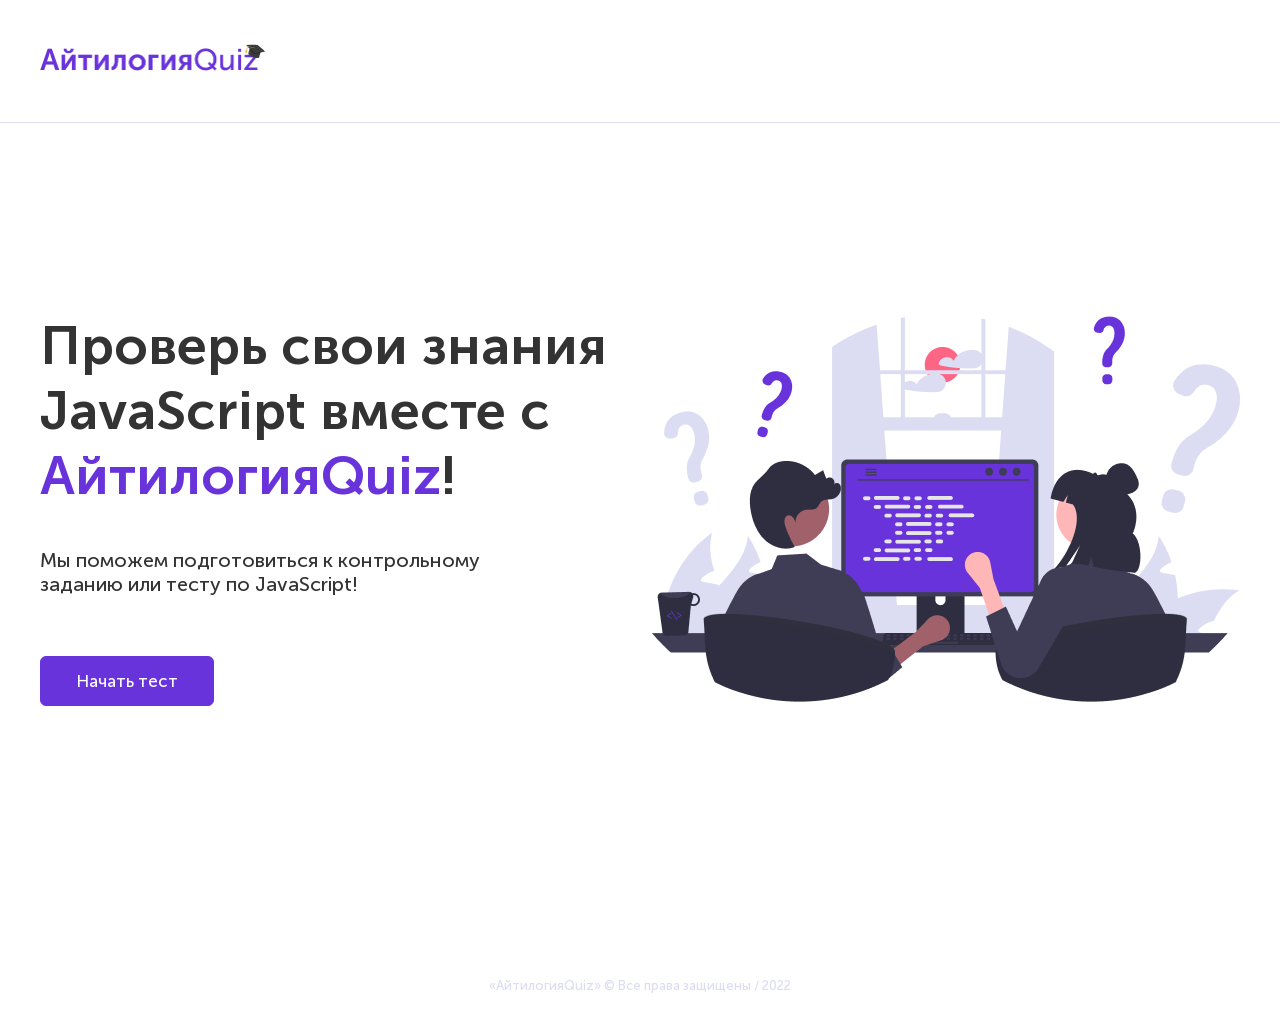
<file: index.html>
<!DOCTYPE html>
<html lang="en">
<head>
    <meta charset="UTF-8">
    <title>Quiz</title>
    <link rel="stylesheet" href="styles/common.css">
    <link rel="stylesheet" href="styles/index.css">
</head>
<body>
<header class="header">
    <div class="container">
        <div class="logo">
            <img src="images/Logo.png" alt="logo">
        </div>
    </div>
</header>

<section class="main">
    <div class="container main_container">
        <div class="main_content">
            <h1 class="big_title main_title">Проверь свои знания JavaScript вместе с <span>АйтилогияQuiz</span>!</h1>
            <p class="main_description">
                Мы поможем подготовиться к контрольному заданию или тесту по JavaScript!
            </p>
            <a href="form.html" class="button button_colorful main_button">Начать тест</a>
        </div>
        <div class="main_image">
            <img src="images/Main_image.png" alt="main_image">
        </div>
    </div>
</section>
<footer class="footer">
    «АйтилогияQuiz» © Все права защищены / 2022
</footer>
</body>
</html>
</file>
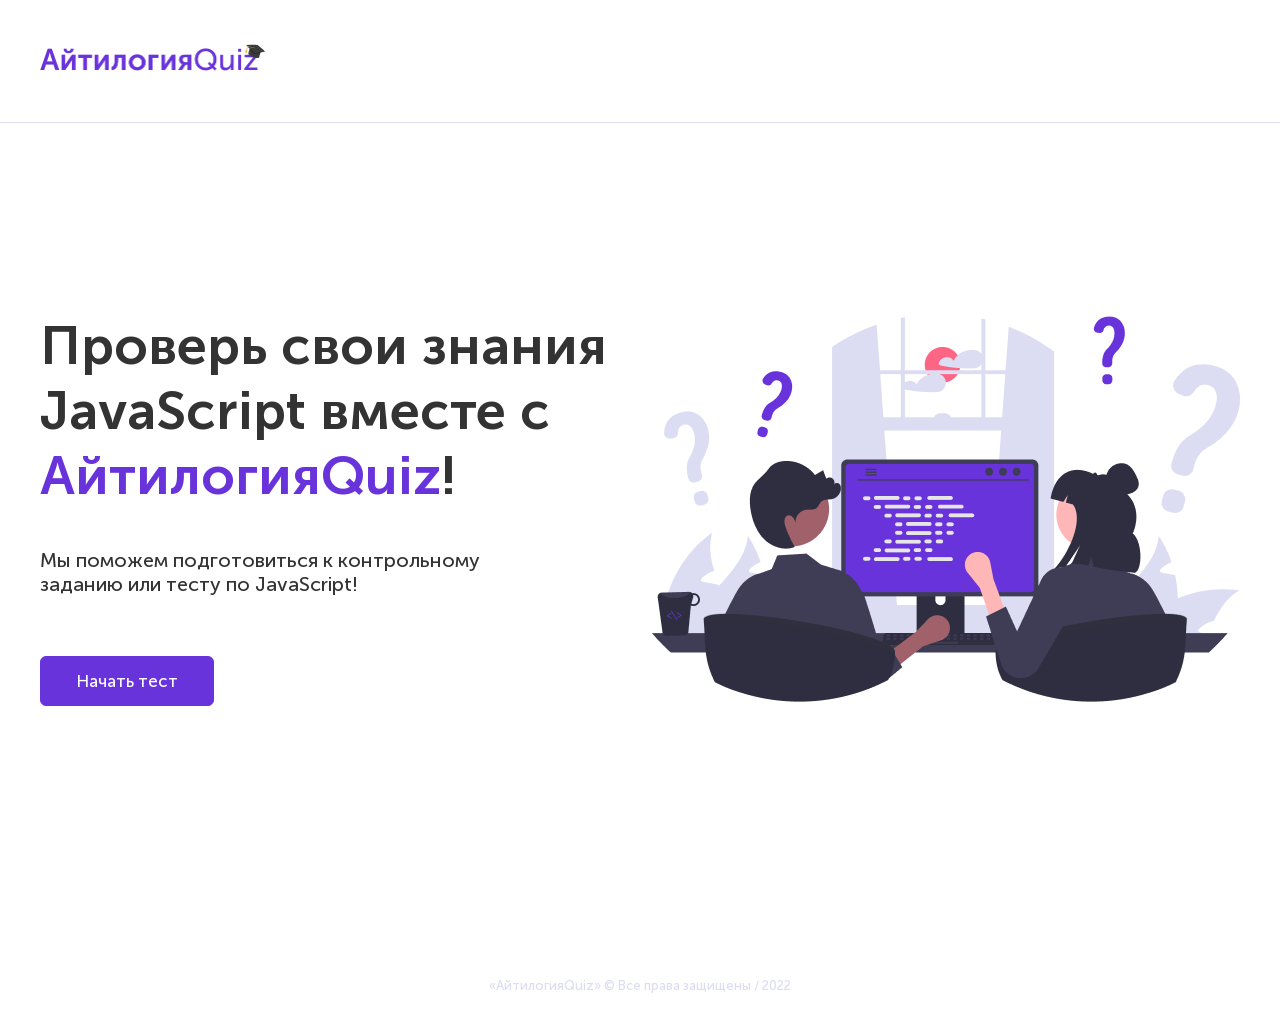
<file: choice.html>
<!DOCTYPE html>
<html lang="en">
<head>
    <meta charset="UTF-8">
    <title>Choice</title>
    <link rel="stylesheet" href="styles/common.css">
    <link rel="stylesheet" href="styles/choice.css">
</head>
<body>
<header class="header">
    <div class="container">
        <div class="logo">
            <img src="images/Logo.png" alt="logo">
        </div>
    </div>
</header>

<section class="choice">
    <div class="container choice_container">
        <div class="choice_content">
            <h2 class="title choice_title">Выберите <span>тему теста</span></h2>
            <p class="choice_description">
                Чтобы начать тест, выберите одну из предложенных ниже тем.
            </p>
            <div class="choice_options" id="choice_options">

            </div>
        </div>
        <div class="choice_image">
            <img src="images/choice_image.png" alt="Choice image">
        </div>
    </div>
</section>
<footer class="footer">
    «АйтилогияQuiz» © Все права защищены / 2022
</footer>
<script src="scripts/common.js"></script>
<script src="scripts/choice.js"></script>
</body>
</html>
</file>
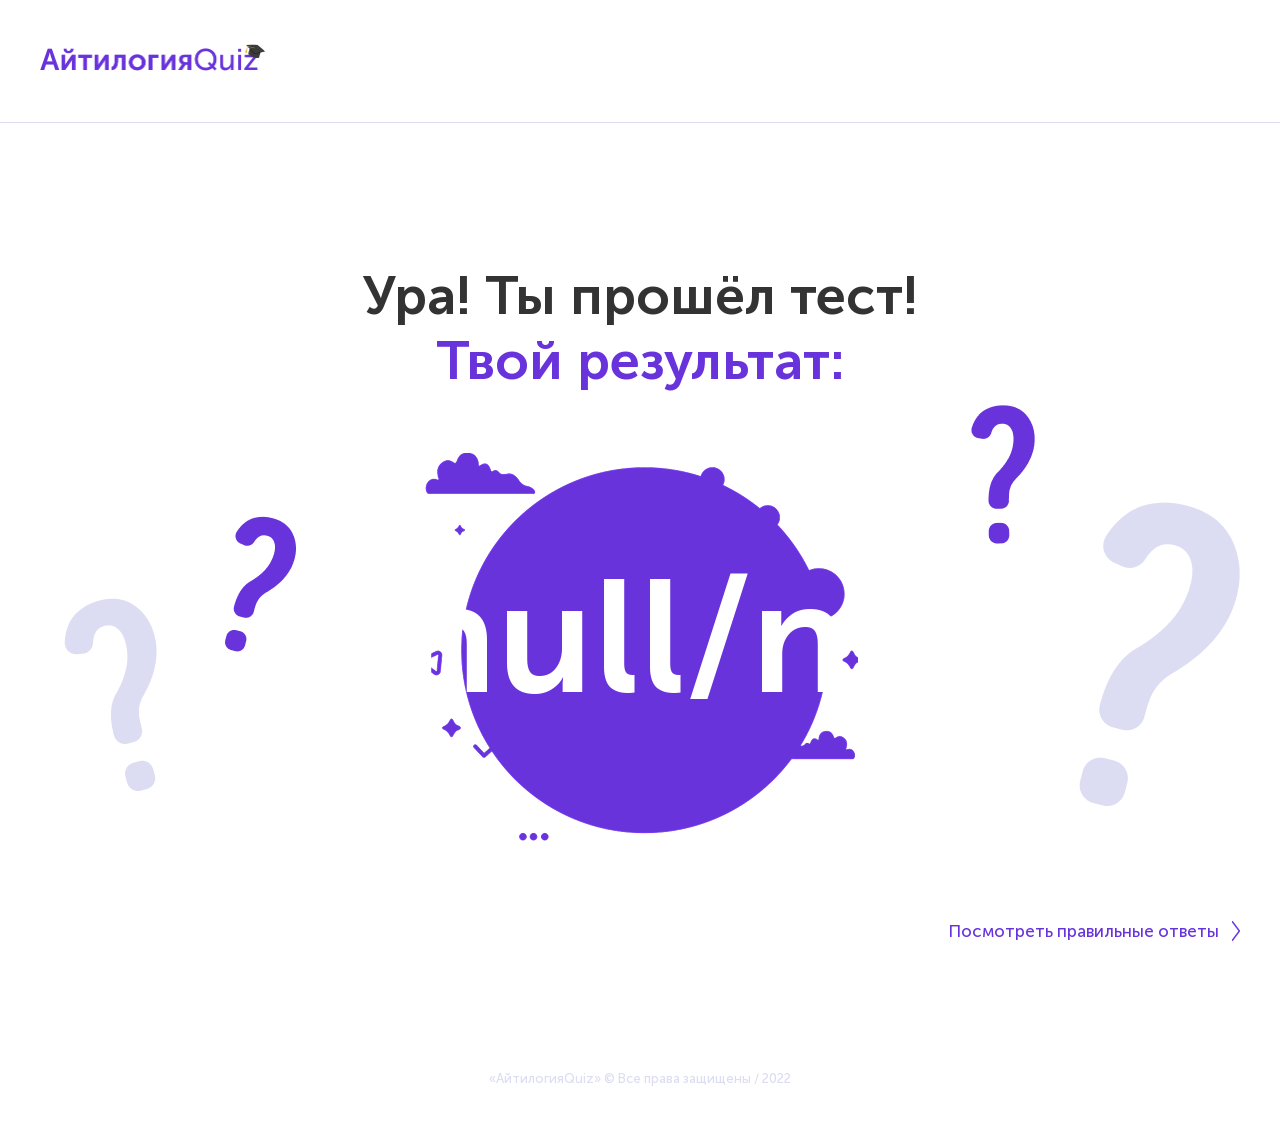
<file: finish.html>
<!DOCTYPE html>
<html lang="en">
<head>
    <meta charset="UTF-8">
    <title>Finish</title>
    <link rel="stylesheet" href="styles/common.css">
    <link rel="stylesheet" href="styles/finish.css">
</head>
<body>
<header class="header">
    <div class="container">
        <div class="logo">
            <img src="images/Logo.png" alt="logo">
        </div>
    </div>
</header>

<section class="finish">
    <div class="container finish_container">
        <h1 class="big_title finish_title">Ура! Ты прошёл тест! <span>Твой результат:</span></h1>
        <div class="finish_result" id="result">
        </div>
        <a class="link_skip" id="finish_link">
            <p class="link_skip_text">Посмотреть правильные ответы</p>
            <img src="images/next.png" alt="Next_arrow">
        </a>
    </div>
</section>
<footer class="footer">
    «АйтилогияQuiz» © Все права защищены / 2022
</footer>
<script src="scripts/finish.js"></script>
</body>
</html>
</file>
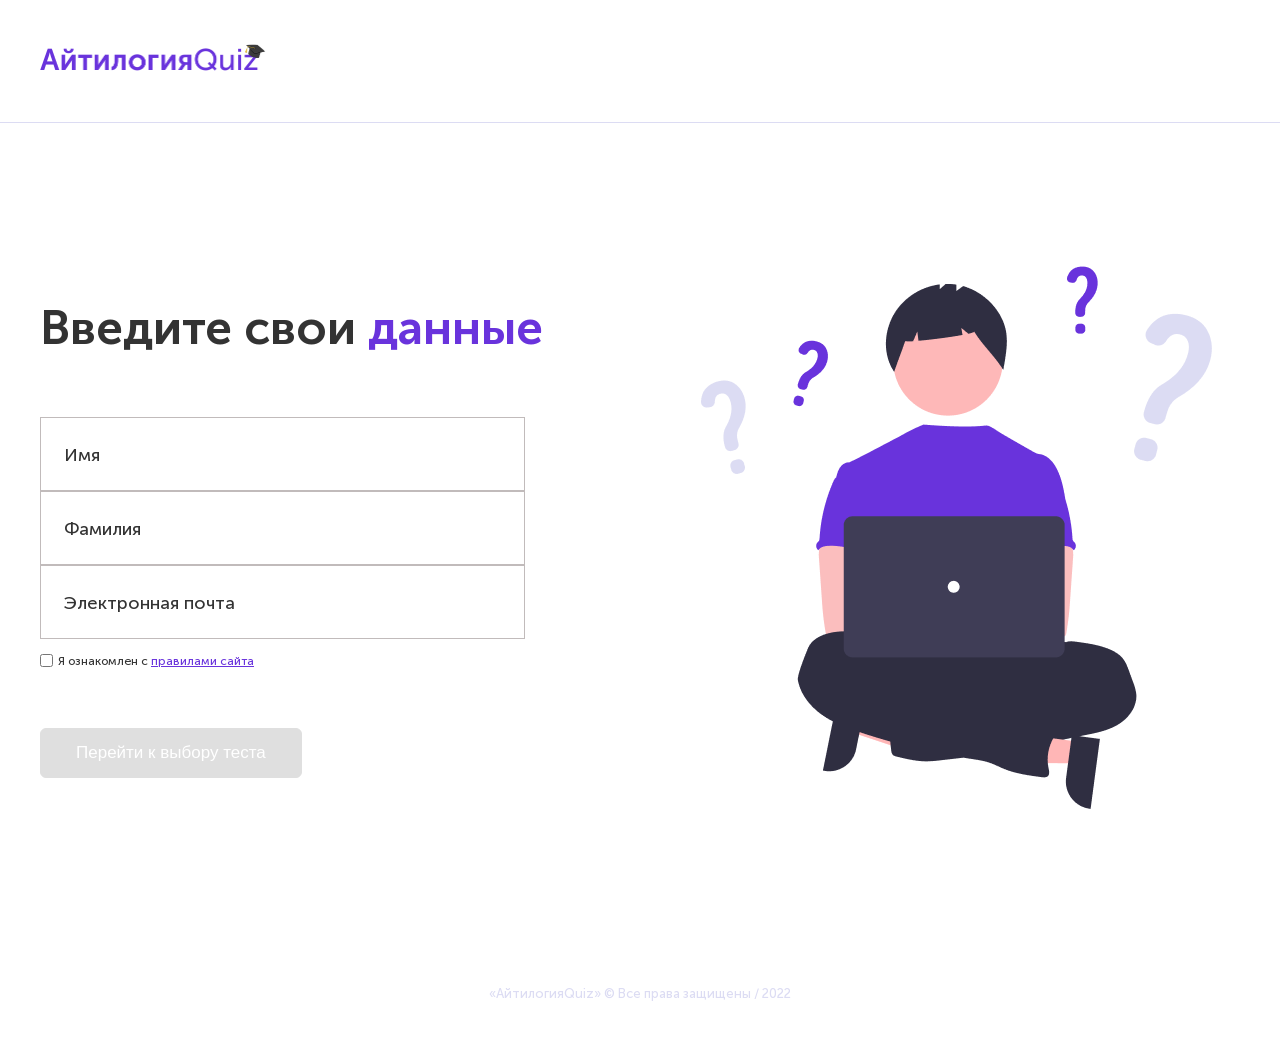
<file: form.html>
<!DOCTYPE html>
<html lang="en">
<head>
    <meta charset="UTF-8">
    <title>Form</title>
    <link rel="stylesheet" href="styles/common.css">
    <link rel="stylesheet" href="styles/form.css">
</head>
<body>
<header class="header">
    <div class="container">
        <div class="logo">
            <img src="images/Logo.png" alt="logo">
        </div>
    </div>
</header>

<section class="form">
    <div class="container form_container">
        <div class="form_content">
            <h2 class="form_title title">
                Введите свои <span>данные</span>
            </h2>
            <form action="" class="form_details">
                <div class="form_group">
                    <input type="text" class="form_input" id="name" required>
                    <label for="name" class="form_label">Имя</label>
                </div>
                <div class="form_group">
                    <input type="text" class="form_input" id="surname" required>
                    <label for="surname" class="form_label">Фамилия</label>
                </div>
                <div class="form_group">
                    <input type="text" class="form_input" id="email" required>
                    <label for="email" class="form_label">Электронная почта</label>
                </div>
                <div class="form_agree">
                    <input type="checkbox" id="agree" required>
                    <label for="agree" class="form_agree_label">Я ознакомлен с <a href="#">правилами сайта</a></label>
                </div>
            </form>
            <button class="button button_colorful" id="process" disabled>Перейти к выбору теста</button>
        </div>
        <div class="form_image">
            <img src="images/form_image.png" alt="Character">
        </div>
    </div>
</section>
<footer class="footer">
    «АйтилогияQuiz» © Все права защищены / 2022
</footer>
<script src="scripts/form.js"></script>
</body>
</html>
</file>
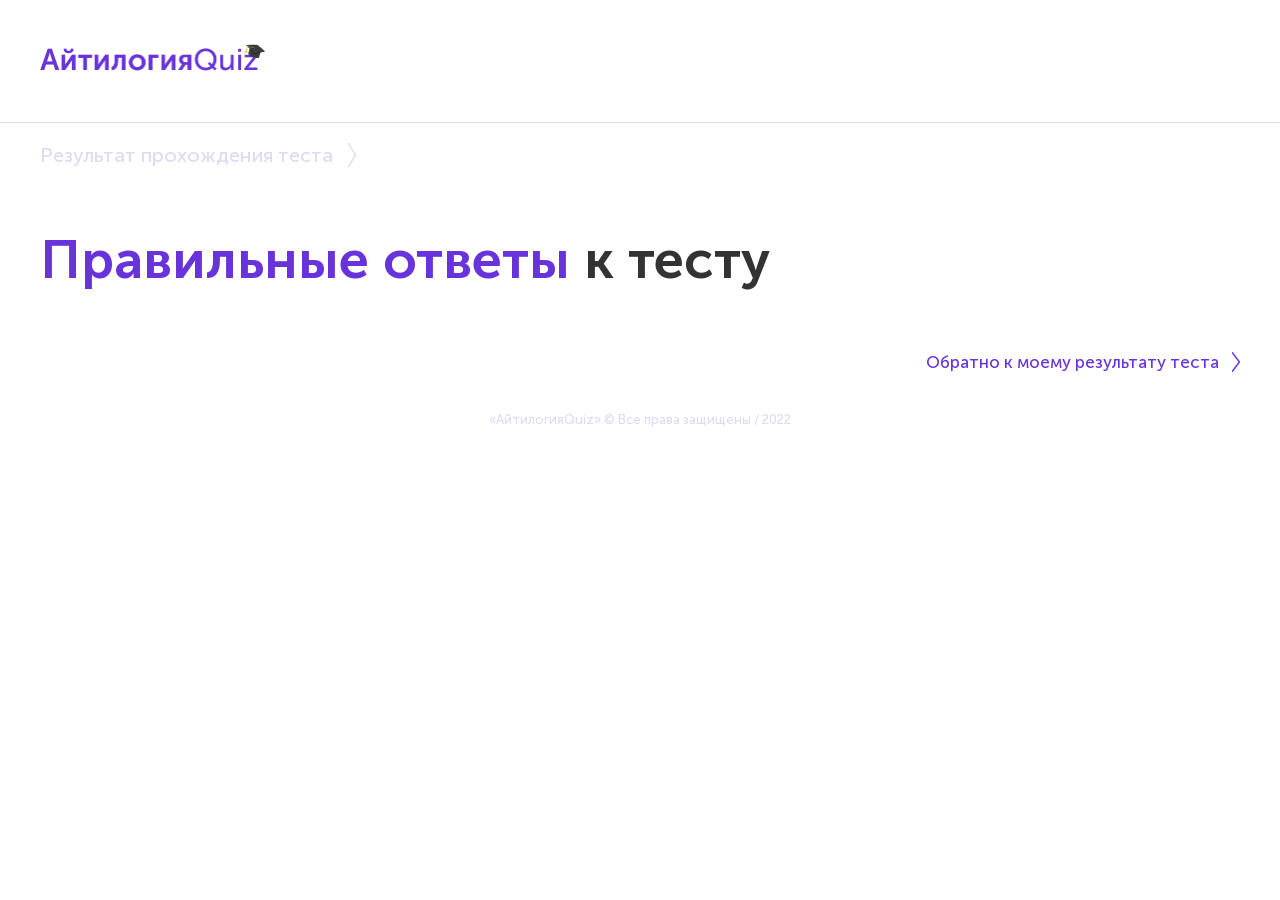
<file: results.html>
<!DOCTYPE html>
<html lang="en">
<head>
    <meta charset="UTF-8">
    <title>Results</title>
    <link rel="stylesheet" href="styles/common.css">
    <link rel="stylesheet" href="styles/results.css">
</head>
<body>
<header class="header">
    <div class="container">
        <div class="logo">
            <img src="images/Logo.png" alt="logo">
        </div>
    </div>
</header>

<section class="results">
    <div class="container results_container">
        <div class="pre_title_group">
            <h3 class="pre_title">Результат прохождения теста</h3>
            <img src="images/arrow_gray.png" alt="Next_arrow">
            <h3 class="pre_title pre_title_colorful" id="pre_title"></h3>
        </div>
        <h2 class="big_title"><span>Правильные ответы</span> к тесту</h2>
        <div class="results_items" id="results_items">

        </div>
        <a class="link_skip" id="return">
            <p class="link_skip_text">Обратно к моему результату теста</p>
            <img src="images/next.png" alt="Next_arrow">
        </a>
    </div>
</section>
<footer class="footer">
    «АйтилогияQuiz» © Все права защищены / 2022
</footer>
<script src="scripts/results.js"></script>
</body>
</html>
</file>
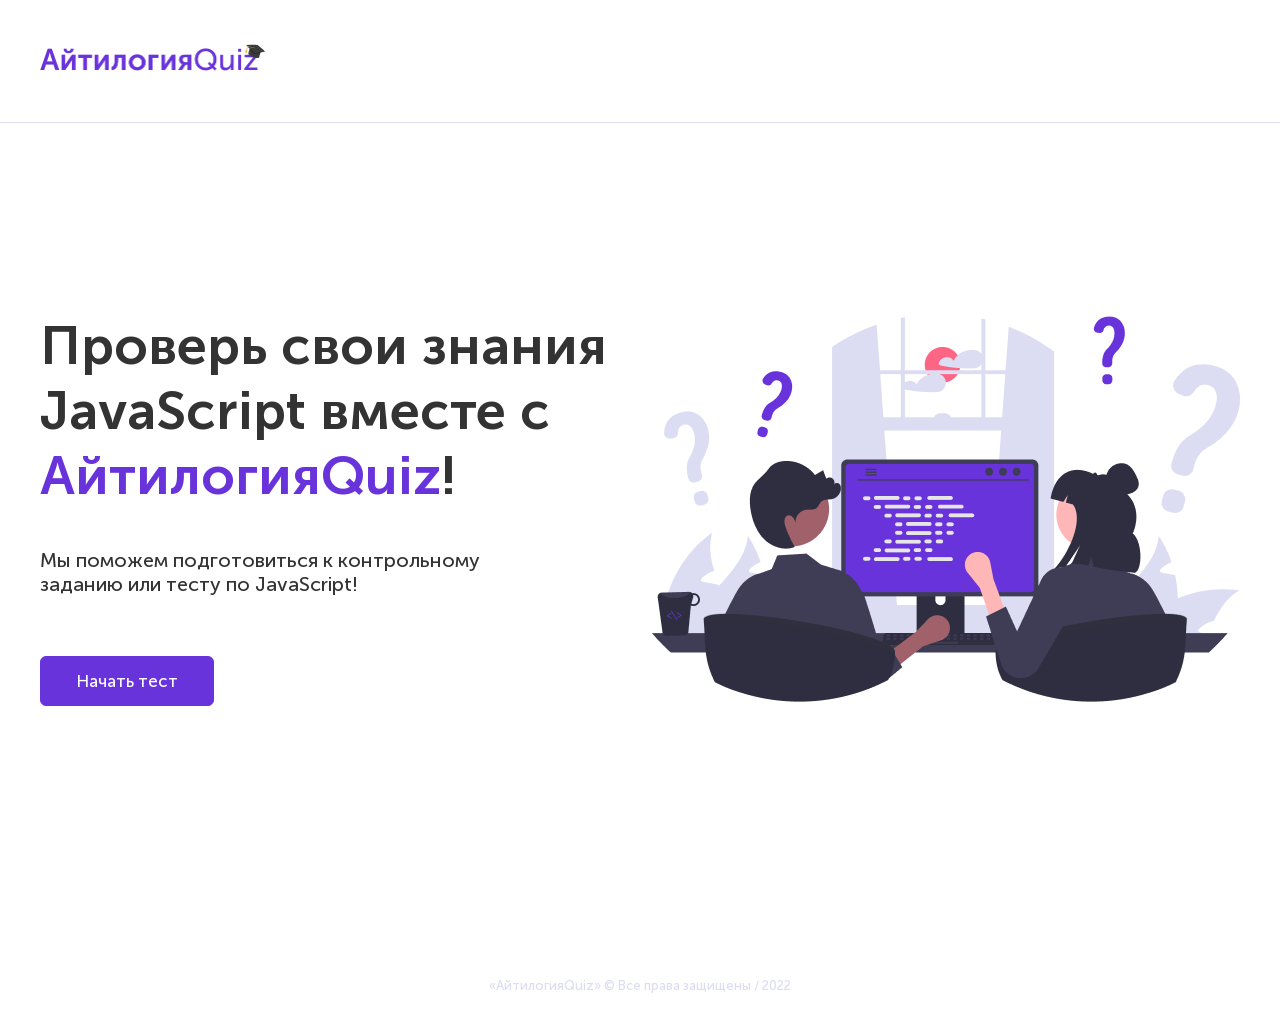
<file: test.html>
<!DOCTYPE html>
<html lang="en">
<head>
    <meta charset="UTF-8">
    <title>Test</title>
    <link rel="stylesheet" href="styles/common.css">
    <link rel="stylesheet" href="styles/test.css">
</head>
<body>
<header class="header">
    <div class="container">
        <div class="logo">
            <img src="images/Logo.png" alt="logo">
        </div>
    </div>
</header>

<section class="test">
    <div class="container test_container">
        <h3 class="pre_title" id="pre_title">Тест №1. “JavaScript: Начальный уровень”</h3>
        <div class="test_progress_bar" id='progress_bar'>
        </div>
        <div class="test_question">
            <h2 class="test_title" id="test_title"><span>Вопрос 2:</span> Тут должен быть текст вопроса?</h2>
            <div class="test_question_options" id="test_question_options">
            </div>
        </div>
        <div class="test_actions">
            <button class="button button_border test_previous_action" id="previous" disabled>Назад</button>
            <div class="test_timer">
                <div class="test_timer_text">Осталось времени</div>
                <div class="test_timer_clock" id="timer">59</div>
            </div>
            <button class="button button_border test_next_action" id="next" disabled>Вперед</button>
        </div>
        <a class="link_skip">
            <p class="link_skip_text" id="pass">Пропустить вопрос</p>
            <img src="images/next.png" alt="Next_arrow">
        </a>
    </div>
</section>
<footer class="footer">
    «АйтилогияQuiz» © Все права защищены / 2022
</footer>

<script src="scripts/common.js"></script>
<script src="scripts/test.js"></script>
</body>
</html>
</file>
<file: styles/common.css>
* {
    padding: 0;
    margin: 0;
}

@font-face {
    font-family: "Museo Sans Cyrl";
    src: url("../fonts/MuseoSansCyrl500.ttf");
}

@font-face {
    font-family: "Museo Sans Cyrl Bold";
    src: url("../fonts/MuseoSansCyrl700.ttf");
}

body {
    font-family: "Museo Sans Cyrl", sans-serif;
    color: #333333;
}

span {
    color: #6933DC;
}

.logo {
    width: 226px;
}

.logo img {
    width: 100%;
}

.container {
    max-width: 1200px;
    margin: 0 auto;
}

.big_title {
    font-family: "Museo Sans Cyrl Bold", sans-serif;
    font-size: 54px;
    line-height: 65px;
}

.title {
    font-family: 'Museo Sans Cyrl Bold', sans-serif;
    font-size: 48px;
    line-height: 58px;
}

.header {
    padding: 40px 0;
    border-bottom: 1px solid #DCDCF3;
}

.button {
    padding: 14px 35px;
    border-radius: 6px;
    font-size: 17px;
    line-height: 20px;
    border: none;
    color: #6933DC;
    cursor: pointer;
    background: transparent;
    text-decoration: none;
}

.button_border {
    border: 1px solid #6933DC;
}

.button_border:hover {
    background-color: #6933DC;
    color: #FFFFFF;
}

.button_border:disabled {
    border-color: #dfdfdf;
    color: #dfdfdf;
    background: transparent;
    cursor: not-allowed;
}


a.button{
    display: inline-block;
}

.button_colorful:hover{
    background-color: #401a9e;
}

.button_colorful:disabled {
    background-color: #dfdfdf;
    border-color: #dfdfdf;
    cursor: not-allowed;
}

.button_colorful {
    background-color: #6933DC;
    color: #FFFFFF;
    border: 1px solid #6933DC;
    transition: all .4s;
}

.footer {
    padding: 40px 0;
    text-align: center;
    font-size: 13px;
    line-height: 16px;
    color: #DCDCF3;
}

input {
    border: none;
}

.link_skip_text {
    font-size: 17px;
    line-height: 20px;
    color: #6933DC;
}

.link_skip {
    display: flex;
    justify-content: flex-end;
    gap: 13px;
    margin-top: 10px;
    cursor: pointer;
    text-decoration: none;
}

.link_skip img {
    width: 8px;
}

.pre_title {
    font-weight: 500;
    font-size: 20px;
    line-height: 24px;
    color: #DCDCF3;
}

.pre_title_colorful {
    color: #6933DC;
}
</file>
<file: styles/index.css>
.main {
    margin-top: 190px;
    margin-bottom: 232px;
}

.main_container {
    display: flex;
}

.main_description {
    font-size: 20px;
    line-height: 24px;
    max-width: 486px;
    margin: 40px 0 60px 0;
}
</file>
<file: styles/choice.css>
.choice_container {
    margin-top: 180px;
    margin-bottom: 227px;
    display: flex;
    justify-content: space-between;
    align-items: center;
}

.choice_content {
    max-width: 583px;
    width: 100%;
}

.choice_description {
    font-size: 18px;
    line-height: 22px;
    color: #333333;
    margin-top: 40px;
}

.choice_options {
    margin-top: 60px;
}

.choice_option {
    box-sizing: border-box;
    background: #FFFFFF;
    border: 1px solid #C1BBBB;
    font-size: 18px;
    line-height: 22px;
    color: #333333;
    padding: 26px 70px 26px 40px;
    position: relative;
    cursor: pointer;
    transition: all 0.2s;
}

.choice_option_arrow {
    position: absolute;
    right: 40px;
    top: 27px;
    display: none;
}

.choice_option:hover .choice_option_arrow {
    display: block;
}

.choice_option:hover {
    border-left: 5px solid #6933DC;
    font-family: 'Museo Sans Cyrl Bold', sans-serif;;
    color: #6933DC;
}
</file>
<file: styles/finish.css>
.finish {
    margin-top: 140px;
    margin-bottom: 90px;
}

.finish_container {
    display: flex;
    flex-direction: column;
    align-items: center;
    background-image: url("../images/question_marks.png");
    background-repeat: no-repeat;
    background-position: center center;
}


.finish_title {
    max-width: 588px;
    text-align: center;
}

.finish_result {
    font-family: 'Museo Sans Cyrl Bold', sans-serif;
    font-size: 158px;
    line-height: 371px;
    text-align: center;
    color: #FFFFFF;
    background-image: url("../images/background_finish.png");
    background-repeat: no-repeat;
    background-size: cover;
    width: 480px;
    height: 388px;
    margin-top: 60px;
}

.finish .link_skip {
    margin-top: 80px;
    align-self: flex-end;
}
</file>
<file: styles/form.css>
.form {
    margin-top: 140px;
    margin-bottom: 132px;
}

.form_container {
    display: flex;
    align-items: center;
    gap: 146px;
}

.form_title {
    margin-bottom: 60px;
}

.form_details {
    margin-bottom: 60px;
    max-width: 485px;
}

.form_group {
    box-sizing: border-box;
    border: 1px solid #C1BBBB;
    padding: 12px 24px;
    width: 485px;
    height: 74px;
    position: relative;
    transition: all .2s;
}

.form_input {
    outline: 0;
    width: 100%;
    height: 100%;
    padding: 0;
    font-family: 'Museo Sans Cyrl Bold', sans-serif;
    font-size: 18px;
    line-height: 22px;
    color: #6933DC;
}

.form_label {
    font-size: 18px;
    line-height: 22px;
    position: absolute;
    left: 23px;
    top: 26px;
    transition: all .2s;
}

.form_input:focus ~ .form_label,
.form_input:not(focus):valid ~ .form_label {
    top: 12px;
}

.form_input:focus,
.form_input:valid {
    margin-top: 27px;
    height: auto;
}

.form_group:focus-within {
    border-left: 5px solid #6933DC;
}

.form_agree {
    margin-top: 15px;
    display: flex;
    align-items: center;
    gap: 5px;
    cursor: pointer;
}

.form_agree input {
    cursor: pointer;
}

.form_agree_label {
    font-size: 12px;
    line-height: 14px;
    cursor: pointer;
}

.form_agree_label a {
    color: #6933DC;
}
</file>
<file: styles/results.css>
.results_container {
    margin-top: 20px;
}

.pre_title_group {
    display: flex;
    gap: 15px;
}

.results .big_title {
    margin-top: 60px;
}

.results .link_skip {
    margin-top: 60px;
    align-self: flex-end;
}

.results_items {
    display: flex;
    flex-direction: column;
    gap: 60px;
}

.question {
    margin-top: 60px;
}

.test_question_options {
    margin-top: 40px;
    display: flex;
    flex-direction: column;
    gap: 20px;
}

.test_question_option {
    display: flex;
    align-items: center;
    gap: 13px;
}

.test_question_option label {
    font-size: 20px;
    line-height: 24px;
    color: #333333;
}

input[type="radio"] {
    appearance: none;
    -webkit-appearance: none;
    width: 20px;
    height: 20px;
    border: 3px solid #6933DC;
    border-radius: 50%;
    display: grid;
    place-items: center;
    box-sizing: border-box;
    flex-shrink: 0;
}

.correct label {
    color: #5FDC33;
}

.correct input[type="radio"] {
    border: 6px solid #5FDC33;
}

.wrong label {
    color: #DC3333;
}

.wrong input[type="radio"] {
    border: 6px solid #DC3333;
}
</file>
<file: styles/test.css>
.test_container {
    margin-top: 20px;
    margin-bottom: 56px;
}

.test_progress_bar {
    display: flex;
    gap: 130px;
    margin-top: 60px;
}

.progress_bar_item {
    display: flex;
    align-items: center;
    flex-direction: column;
    position: relative;
}

.progress_bar_item:not(:last-child)::before {
    content: "";
    z-index: -1;
    position: absolute;
    top: 10px;
    left: 28px;
    width: 184px;
    height: 6px;
    background-color: #DCDCF3;
}

.progress_bar_item.complete:not(:last-child)::before {
    background: #6933DC;
}


.progress_bar_item_circle {
    width: 26px;
    height: 26px;
    background: #DCDCF3;
    border-radius: 50%;
}

.progress_bar_item.complete .progress_bar_item_circle{
    background: #6933DC;
}

.progress_bar_item.active .progress_bar_item_circle{
    border: 6px solid #6933DC;
    box-sizing: border-box
}


.progress_bar_item_text {
    font-size: 13px;
    line-height: 16px;
    color: #333333;
    margin-top: 10px;
}

.test_question {
    margin-top: 80px;
}

.test_title {
    font-family: 'Museo Sans Cyrl Bold', sans-serif;
    font-size: 36px;
    line-height: 43px;
    margin-bottom: 40px;
}

.test_question_options {
    display: flex;
    flex-direction: column;
    gap: 20px;
    min-height: 344px;
}

.test_question_option {
    display: flex;
    align-items: center;
    gap: 13px;
    cursor: pointer;
}

.test_question_option label {
    font-size: 20px;
    line-height: 24px;
    color: #333333;
    cursor: pointer;
}

input[type="radio"] {
    appearance: none;
    -webkit-appearance: none;
    width: 20px;
    height: 20px;
    border: 3px solid #6933DC;
    border-radius: 50%;
    cursor: pointer;
    display: grid;
    place-items: center;
    box-sizing: border-box;
    flex-shrink: 0;
}

input[type="radio"]::before {
    content: "";
    width: 10px;
    height: 10px;
    border-radius: 50%;
    box-shadow: inset 10px 10px #6933DC;
    transition: .2s ease transform;
    transform: scale(0);
    box-sizing: border-box;
}

input[type="radio"]:checked::before {
    transform: scale(1);
}

.test_actions {
    display: flex;
    justify-content: space-between;
    align-items: center;
}

.test_timer {
    display: flex;
    align-items: center;
    gap: 12px;
}

.test_timer_text {
    font-size: 17px;
    line-height: 20px;
    color: #6933DC;
}

.test_timer_clock {
    font-size: 10px;
    line-height: 28px;
    text-align: center;
    color: #333333;
    background-image: url("../images/timer.png");
    background-repeat: no-repeat;
    background-size: cover;
    background-position: center;
    width: 27px;
    height: 29px;
}
</file>
